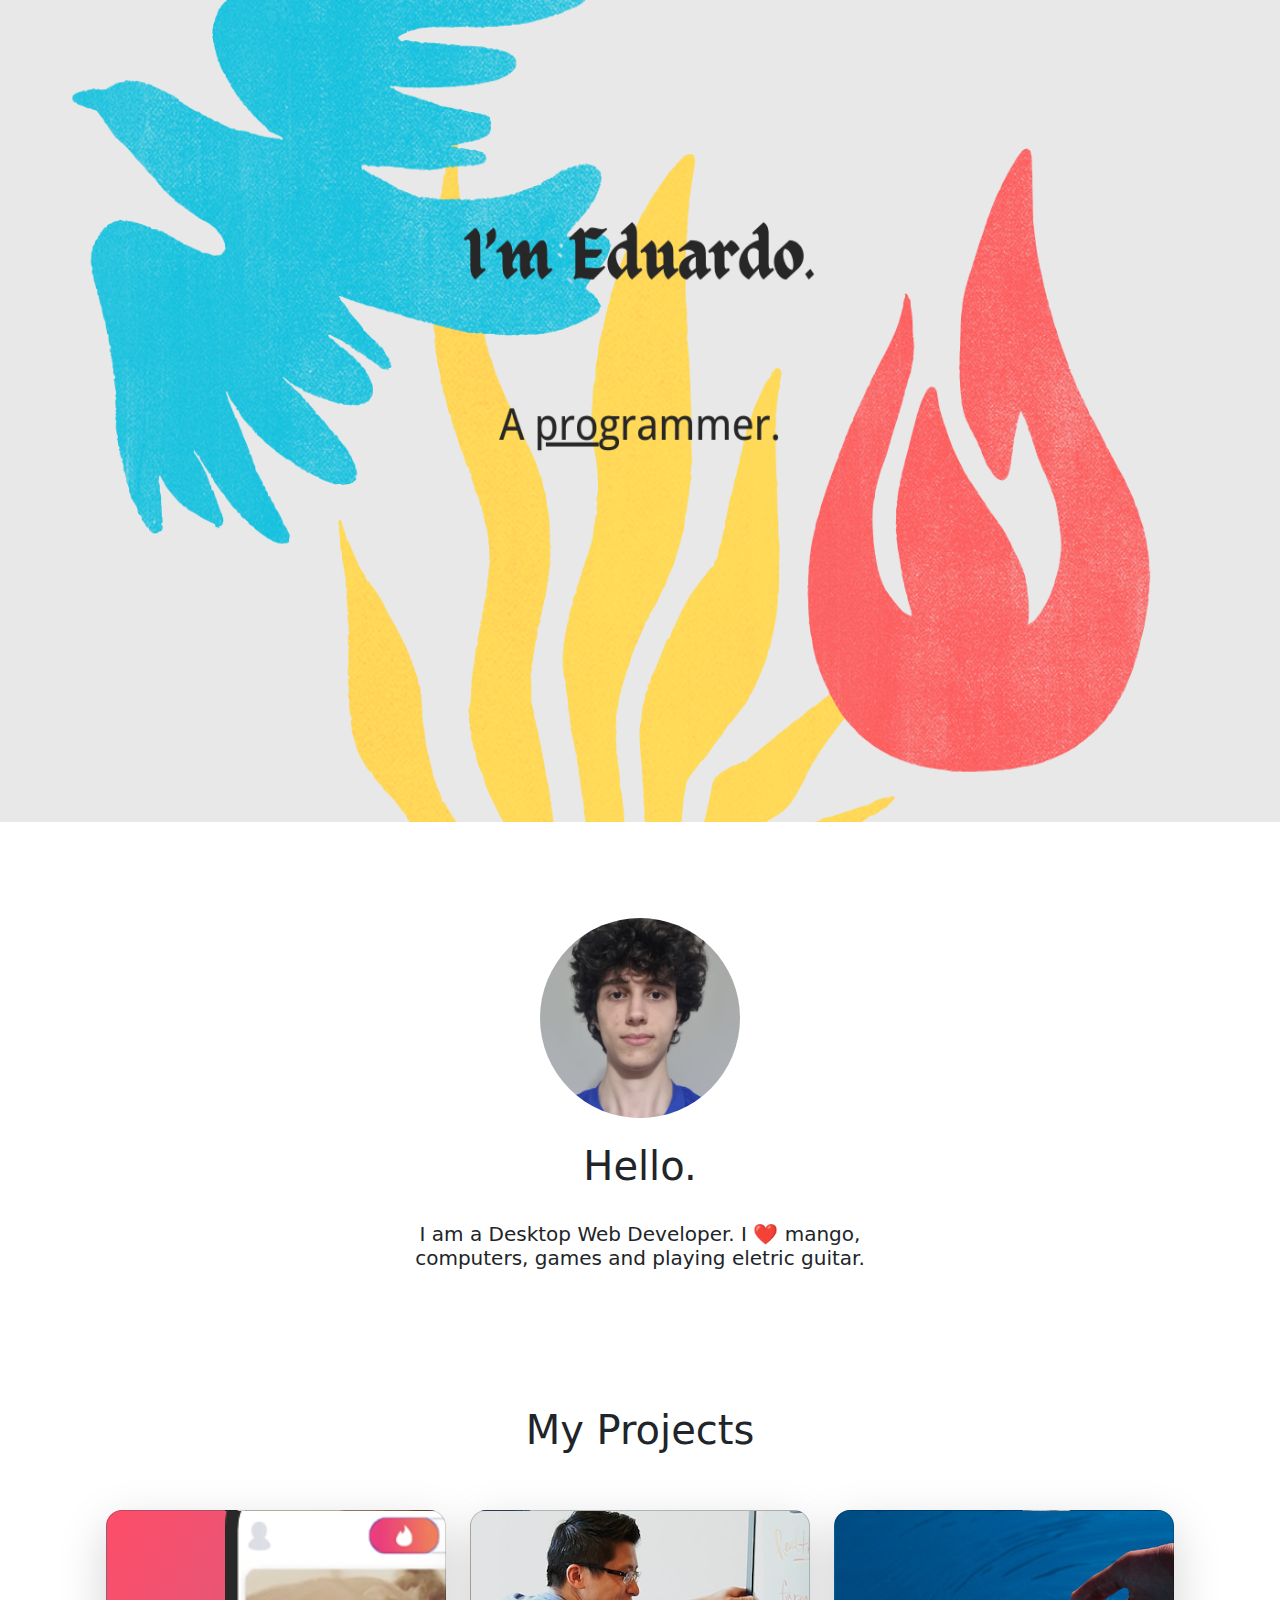
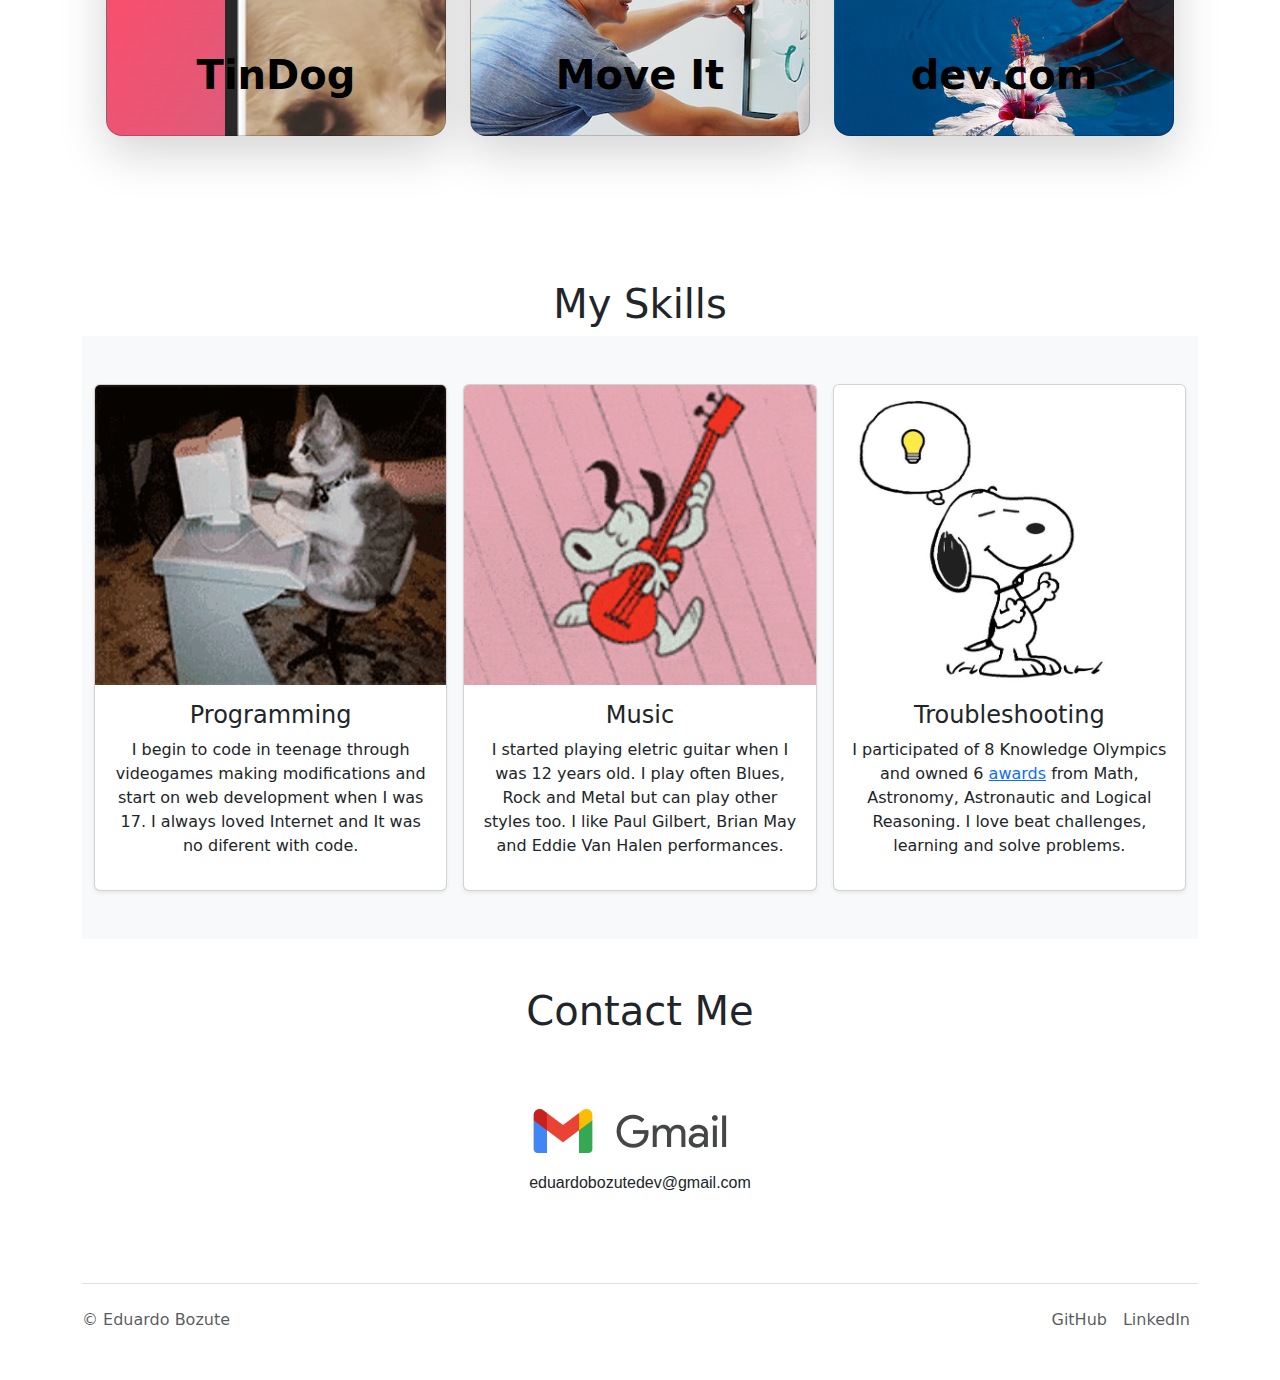
<file: index.html>
<!DOCTYPE html>
<html lang="en">
<head>
<link rel="stylesheet" href="./style.css">
<link href="https://cdn.jsdelivr.net/npm/bootstrap@5.3.3/dist/css/bootstrap.min.css" rel="stylesheet" 
integrity="sha384-QWTKZyjpPEjISv5WaRU9OFeRpok6YctnYmDr5pNlyT2bRjXh0JMhjY6hW+ALEwIH" crossorigin="anonymous">
<script src="https://cdn.jsdelivr.net/npm/bootstrap@5.3.3/dist/js/bootstrap.bundle.min.js" 
integrity="sha384-YvpcrYf0tY3lHB60NNkmXc5s9fDVZLESaAA55NDzOxhy9GkcIdslK1eN7N6jIeHz" crossorigin="anonymous"></script>
</head>    
<body>
    <section class="Introduction">

    <!--Introduction and Background-->
    <div class="text-center">
        <img class="d-block mx-auto pb-5" src="./assets/images/Eduardo.png" alt="I'm Eduardo, a programmer" width="100%" height="870">
    </div>
    </section>

    <section class="About Me">

    <!--About Me-->
    <div class="container mx-auto text-center pt-5">
        <img src="./assets/images/EduardoIcon.jpeg" alt="Eduardo" class="profile-icon">
        <h1 class="pt-4">Hello.</h1>
        <h5 class="py-4">I am a Desktop Web Developer. I ❤️ mango, <br>
            computers, games and playing eletric guitar.</h5>
    </div>
    </section>

    <section class="Projects">

    <!--Projects-->
        <div class="container mx-auto text-center py-5">
            <div class="container px-4 py-5" id="custom-cards">
                <h1 class="pt-2">My Projects</h1>
            
                <div class="row row-cols-1 row-cols-lg-3 align-items-stretch g-4 py-5">
                  <div class="col">
                    <div class="card card-cover h-100 overflow-hidden text-bg-dark rounded-4 shadow-lg" style="background-image: url('./assets/images/Tindog.png');">
                      <div class="d-flex flex-column h-100 p-5 pb-3 text-white text-shadow-1">
                        <a href="https://eduardobozute.github.io/CSS-Bootstrap-Start-Up-Website/"><h3 class="pt-5 mt-5 mb-4 display-6 lh-1 fw-bold">TinDog</h3></a>
                      </div>
                    </div>
                  </div>
            
                  <div class="col">
                    <div class="card card-cover h-100 overflow-hidden text-bg-dark rounded-4 shadow-lg" style="background-image: url('./assets/images/Move\ It.png');">
                      <div class="d-flex flex-column h-100 p-5 pb-3 text-white text-shadow-1">
                        <a href="https://eduardobozute.github.io/CSS-Bootstrap-Components/"><h3 class="pt-5 mt-5 mb-4 display-6 lh-1 fw-bold">Move It</h3></a>
                      </div>
                    </div>
                  </div>
            
                  <div class="col">
                    <div class="card card-cover h-100 overflow-hidden text-bg-dark rounded-4 shadow-lg" style="background-image: url('./assets/images/dev.com.png');">
                      <div class="d-flex flex-column h-100 p-5 pb-3 text-shadow-1">
                        <a href="https://eduardobozute.github.io/CSS-Web-Design-Agency/"><h3 class="pt-5 mt-5 mb-4 display-6 lh-1 fw-bold">dev.com</h3></a>
                      </div>
                    </div>
                  </div>
                </div>
              </div>
        </div>
    </section>

    <section class="Skills">

    <!--Skills-->
      <div class="container mx-auto text-center pb-5">
        <h1>My Skills</h1>
        <div class="album py-5 bg-body-tertiary">
          <div class="container">
            <div class="row row-cols-1 row-cols-md-3 g-3">
              <div class="card-group">
                <div class="card h-100 shadow-sm">
                  <img class="bd-placeholder-img card-img-top" src="./assets/images/CatComputer.gif" alt="a cat using a computer" height="300">
                  <div class="card-body">
                    <h4>Programming</h4>
                    <p class="card-text">I begin to code in teenage through videogames making modifications and start on web development when I was 17. I always loved Internet and It was no diferent with code. </p>
                    <div class="d-flex justify-content-between align-items-center">
                    </div>
                  </div>
                </div>
              </div>
              <div class="col">
                <div class="card h-100 shadow-sm">
                  <img class="bd-placeholder-img card-img-top" src="./assets/images/guitar.gif" alt="a dog playing guitar" height="300">
                  <div class="card-body" height="300">
                    <h4>Music</h4>
                    <p class="card-text">I started playing eletric guitar when I was 12 years old. I play often Blues, Rock and Metal but can play other styles too. I like Paul Gilbert, Brian May and Eddie Van Halen performances.</p>
                    <div class="d-flex justify-content-between align-items-center">
                    </div>
                  </div>
                </div>
              </div>
              <div class="col">
                <div class="card h-100 shadow-sm">
                  <img class="bd-placeholder-img card-img-top" src="./assets/images/thinking.jpg" alt="a dog thinking" height="300">
                  <div class="card-body" height="300">
                    <h4>Troubleshooting</h4>
                    <p class="card-text">I participated of 8 Knowledge Olympics and owned 6 <a href="./awards.html">awards</a> from Math, Astronomy, Astronautic and Logical Reasoning. I love beat challenges, learning and solve problems.</p>
                    <div class="d-flex justify-content-between align-items-center">
                    </div>
                  </div>
                </div>
              </div>
            </div>
          </div>
        </div>
      </div>
    </section>

    <section class="Contact">

    <!--Contact Me-->
      <div class="container mx-auto text-center pb-5">
        <h1 class="pb-5">Contact Me</h1>
        <img src="./assets/images/Gmail.png">
        <p style="font-family: sans-serif;">eduardobozutedev@gmail.com</p>
      </div>

      <div class="container">
        <footer class="d-flex flex-wrap justify-content-between align-items-center py-3 my-4 border-top">
          <p class="col-md-4 mb-0 text-body-secondary">© Eduardo Bozute</p>
      
          <a href="/" class="col-md-4 d-flex align-items-center justify-content-center mb-3 mb-md-0 me-md-auto link-body-emphasis text-decoration-none">
            <svg class="bi me-2" width="40" height="32"><use xlink:href="#bootstrap"></use></svg>
          </a>
      
          <ul class="nav col-md-4 justify-content-end">
            <li class="nav-item"><a href="https://github.com/EduardoBozute" class="nav-link px-2 text-body-secondary">GitHub</a></li>
            <li class="nav-item"><a href="https://www.linkedin.com/in/eduardo-bozute-72528a354/" class="nav-link px-2 text-body-secondary">LinkedIn</a></li>
          </ul>
        </footer>
      </div>
    </section>
</body>
</html>
</file>
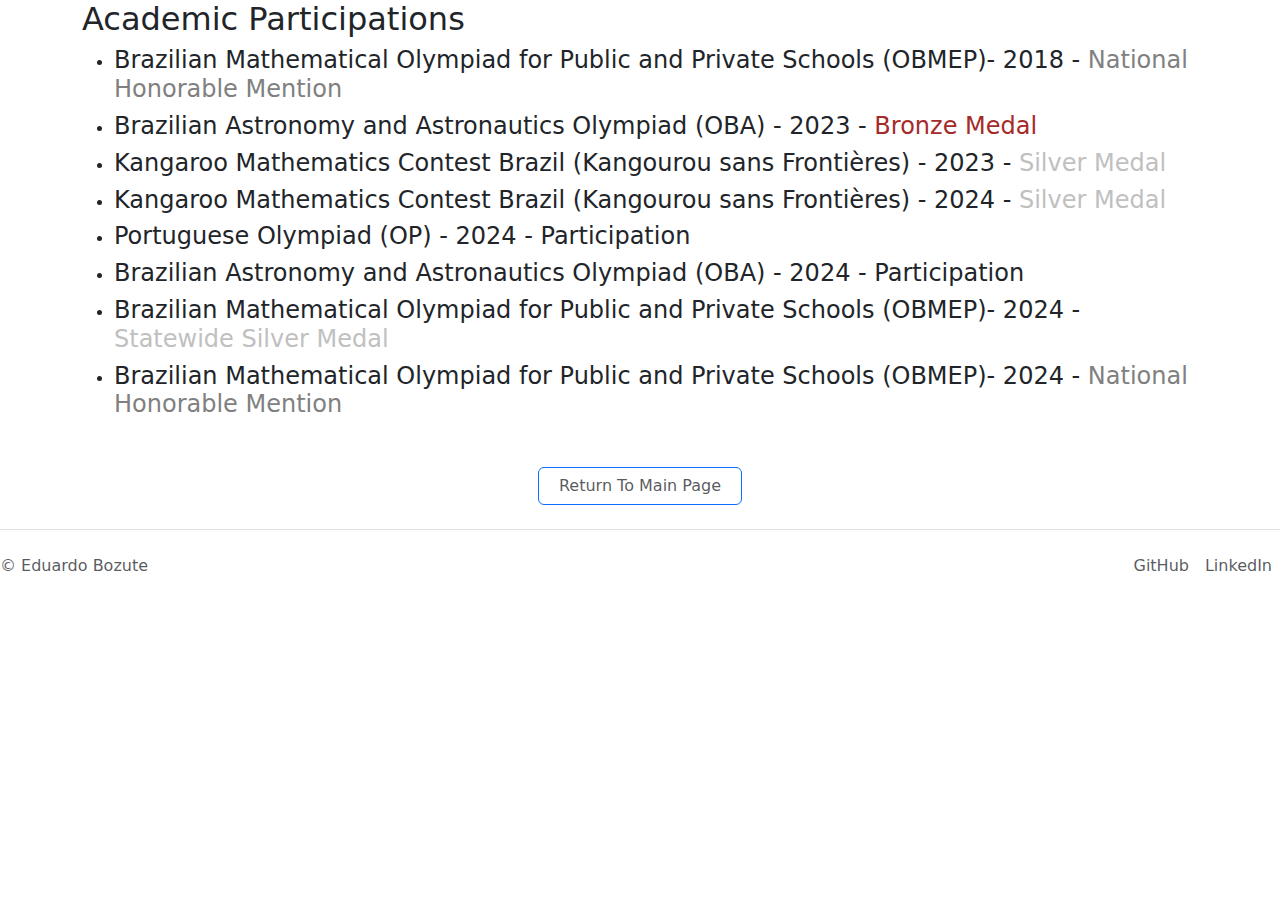
<file: awards.html>
<html lang="en-us">
    <head>
        <link rel="stylesheet" href="./style.css">
        <link href="https://cdn.jsdelivr.net/npm/bootstrap@5.3.3/dist/css/bootstrap.min.css" rel="stylesheet" 
        integrity="sha384-QWTKZyjpPEjISv5WaRU9OFeRpok6YctnYmDr5pNlyT2bRjXh0JMhjY6hW+ALEwIH" crossorigin="anonymous">
        <script src="https://cdn.jsdelivr.net/npm/bootstrap@5.3.3/dist/js/bootstrap.bundle.min.js" 
        integrity="sha384-YvpcrYf0tY3lHB60NNkmXc5s9fDVZLESaAA55NDzOxhy9GkcIdslK1eN7N6jIeHz" crossorigin="anonymous"></script>
        <style>
            .mention {
                color: gray;
            }

            .bronze {
                color: brown;
            }

            .silver {
                color: silver;
            }
        </style>
    </head>
<body>
<div class="container mx-auto">
    <h2>Academic Participations</h2>
    <ul>
        <li><h4>Brazilian Mathematical Olympiad for Public and Private Schools (OBMEP)- 2018 - <span class="mention">National Honorable Mention</span></h4></li>
        <li><h4>Brazilian Astronomy and Astronautics Olympiad (OBA) - 2023 - <span class="bronze">Bronze Medal</span></h4></li>
        <li><h4>Kangaroo Mathematics Contest Brazil (Kangourou sans Frontières) - 2023 - <span class="silver">Silver Medal</span></h4></li>
        <li><h4>Kangaroo Mathematics Contest Brazil (Kangourou sans Frontières) - 2024 - <span class="silver">Silver Medal</span></h4></li>
        <li><h4>Portuguese Olympiad (OP) - 2024 - Participation</h4></li>
        <li><h4>Brazilian Astronomy and Astronautics Olympiad (OBA) - 2024 - Participation</h4></li>
        <li><h4>Brazilian Mathematical Olympiad for Public and Private Schools (OBMEP)- 2024 - <span class="silver">Statewide Silver Medal</span></h4></li>
        <li><h4>Brazilian Mathematical Olympiad for Public and Private Schools (OBMEP)- 2024 - <span class="mention">National Honorable Mention</span></h4></li>
        <br>
    </ul>
</div>
<div class="container mx-auto text-center">
    <button type="button" class="btn btn-outline-primary"><a href="./index.html" class="nav-link px-2 text-body-secondary">Return To Main Page</a></button>
</div>
<footer class="d-flex flex-wrap justify-content-between align-items-center py-3 my-4 border-top">
    
    <p class="col-md-4 mb-0 text-body-secondary">© Eduardo Bozute</p>

    <a href="/" class="col-md-4 d-flex align-items-center justify-content-center mb-3 mb-md-0 me-md-auto link-body-emphasis text-decoration-none">
      <svg class="bi me-2" width="40" height="32"><use xlink:href="#bootstrap"></use></svg>
    </a>

    <ul class="nav col-md-4 justify-content-end">
      <li class="nav-item"><a href="https://github.com/EduardoBozute" class="nav-link px-2 text-body-secondary">GitHub</a></li>
      <li class="nav-item"><a href="https://www.linkedin.com/in/eduardo-bozute-72528a354/" class="nav-link px-2 text-body-secondary">LinkedIn</a></li>
    </ul>
  </footer>
</body>
</html>
</file>
<file: style.css>
.profile-icon {
    border-radius: 50%;
    width: 200px;
    height: 200px;
    object-fit: cover;
}

.Projects a {
    text-decoration: none; 
    color: rgb(0, 0, 0);
}

.Projects a:hover {
    transform: scale(1.10);
    transition: 0.5s ease;
}

.Skills .card {
    display: flex;
}

.Skills .card-body {
    min-height: max-content;
}
</file>
